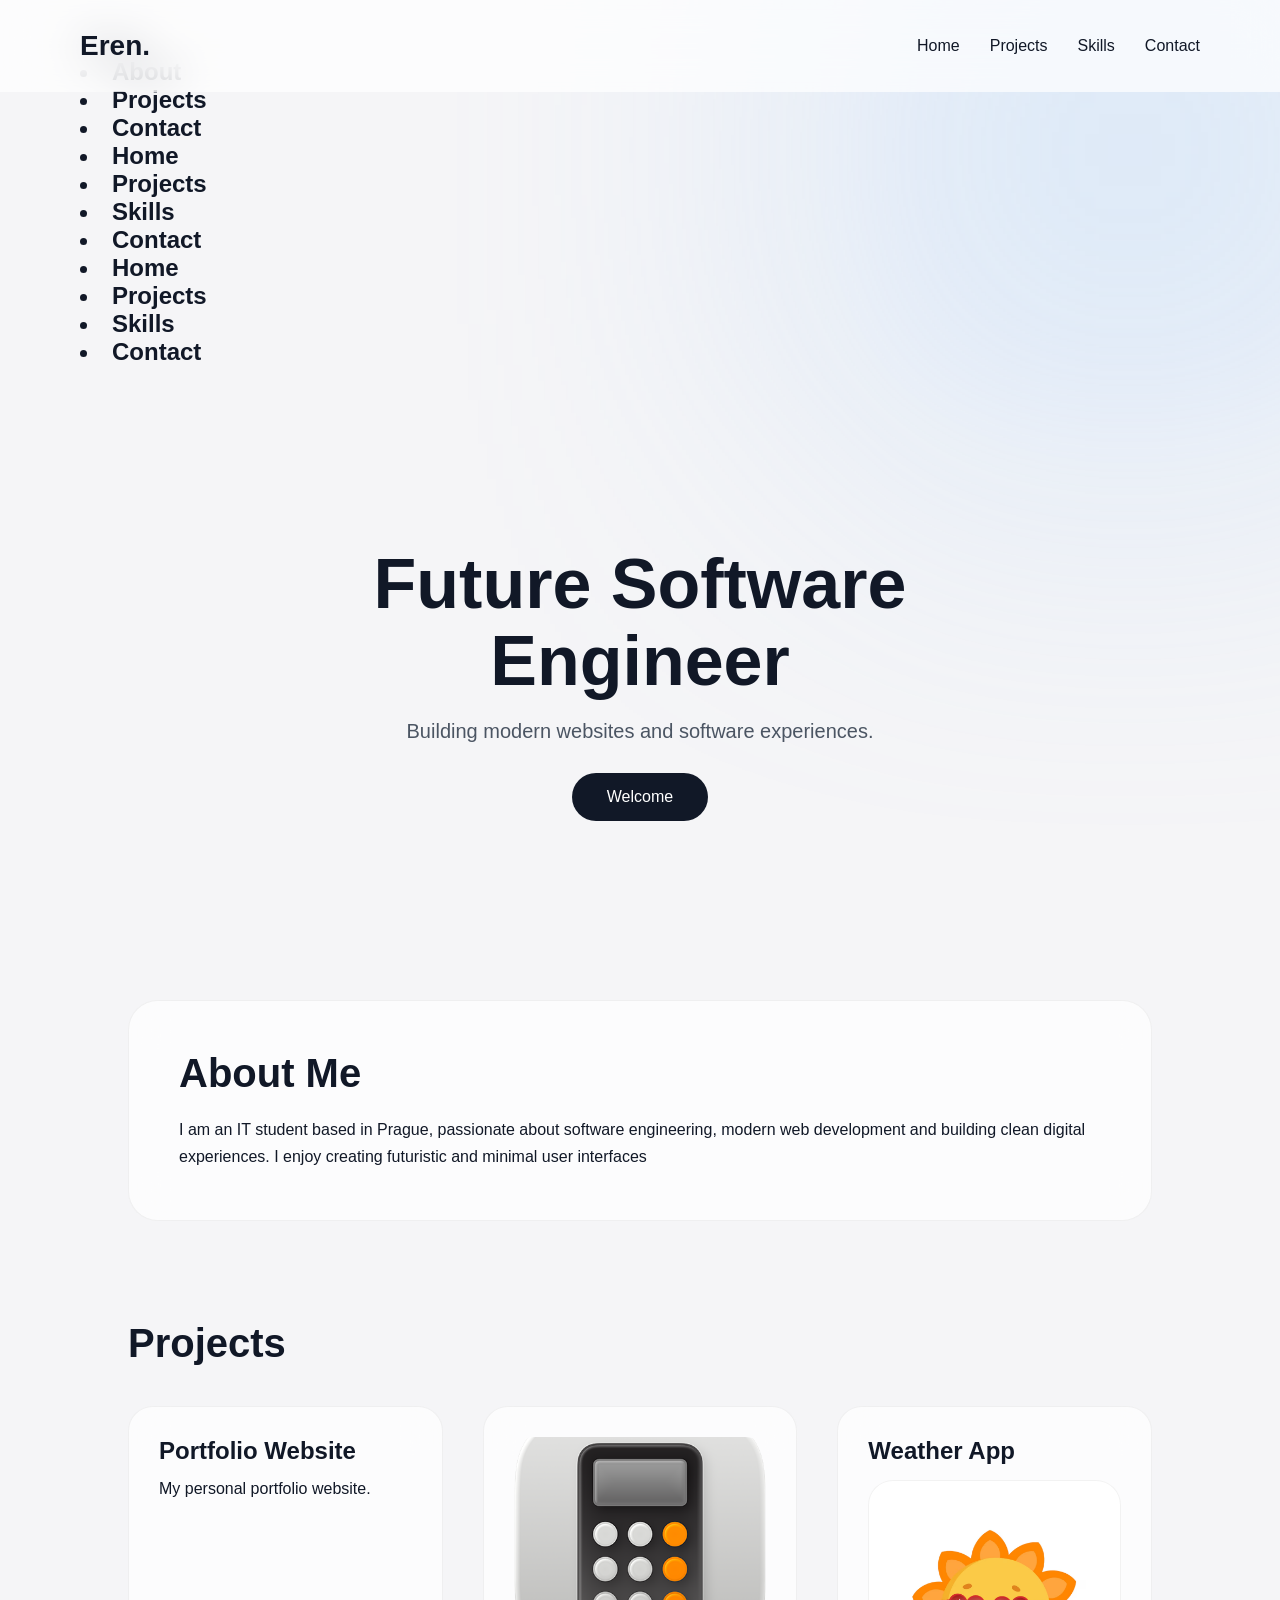
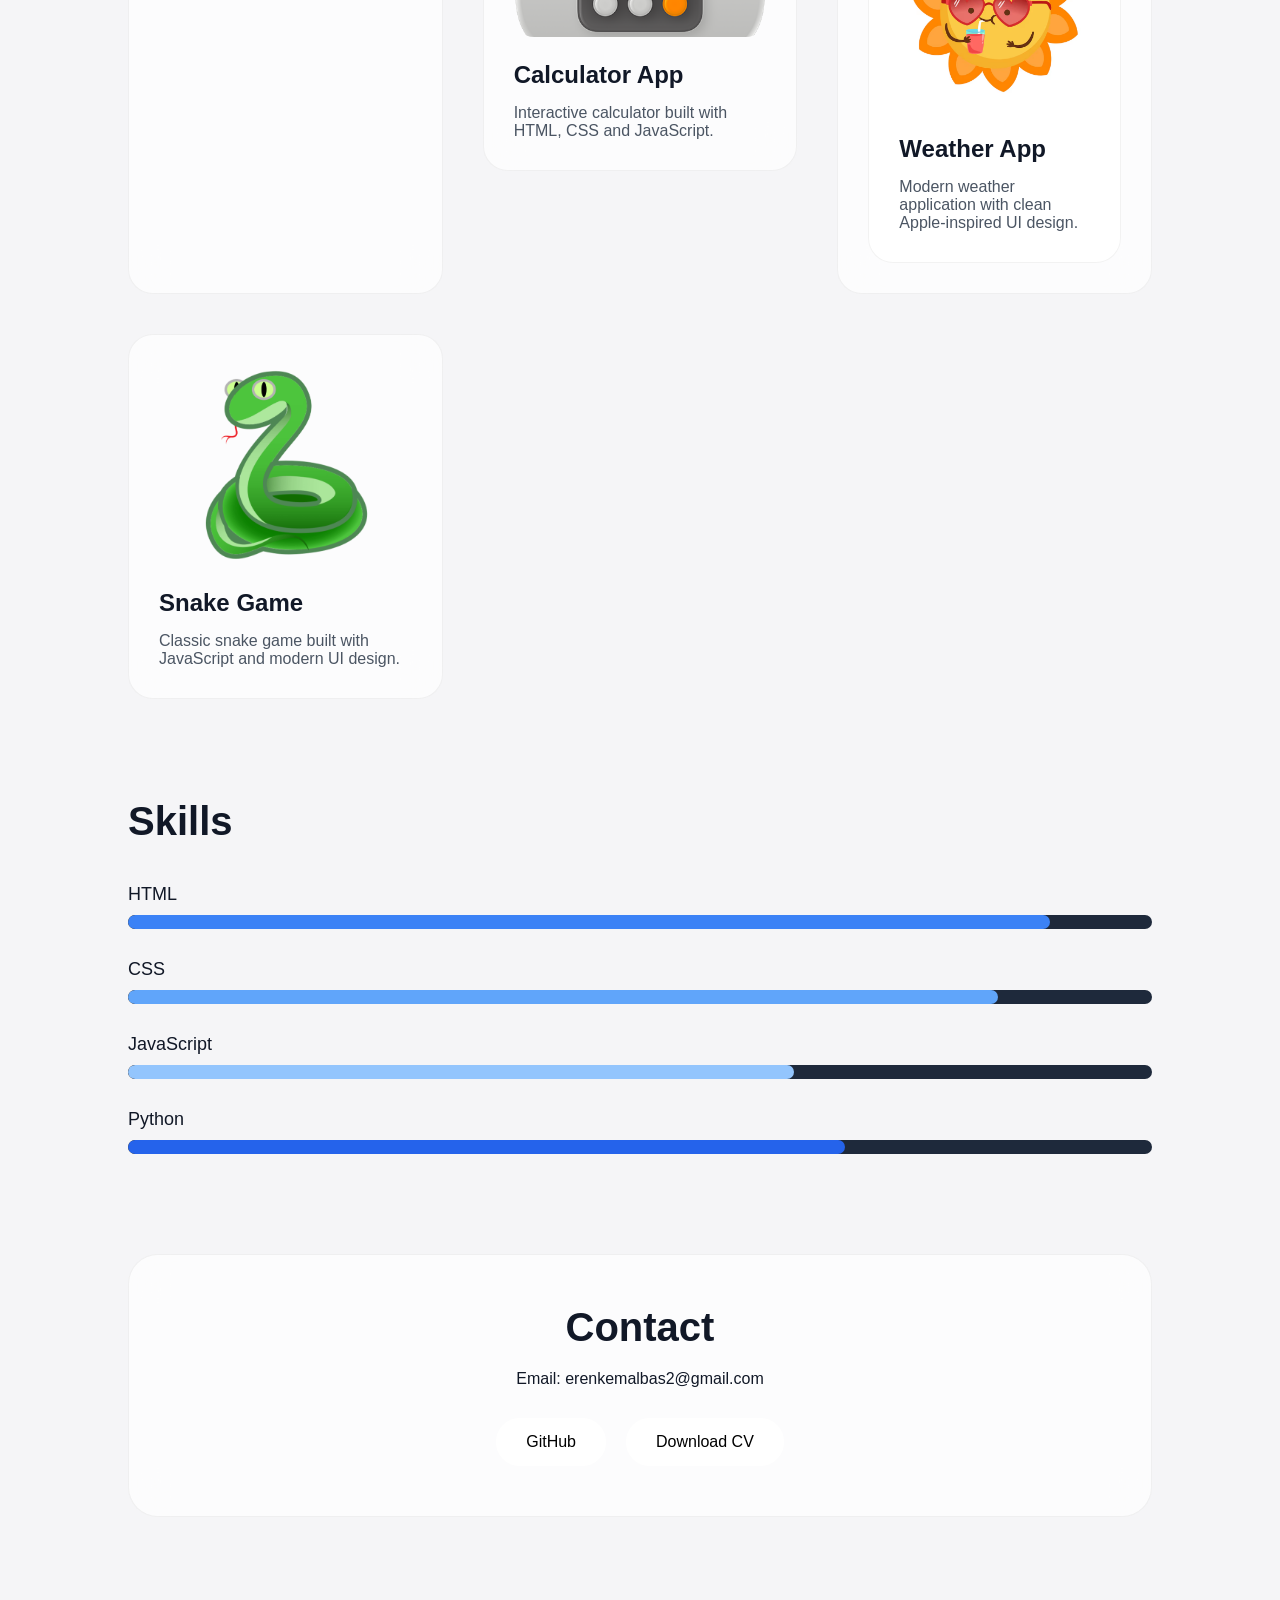
<file: index.html>
<!DOCTYPE html>
<html lang="en">
    <head>
        <meta name="viewport" content="width=device"width, initial-scale="1.0"/>
        <title>My Porfolio</title>
    
<link rel="stylesheet" href="style.css">
    </head>
 <body>
<nav class="navbar">

    <h2 class="logo">Eren.</h2>

    <ul>
        <li><a href="#">Home</a></li>
        <li><a href="#projects">Projects</a></li>
        <li><a href="#skills">Skills</a></li>
        <li><a href="#contact">Contact</a></li>
    </ul>

</nav>
 <div class="background-blur"></div>

 <header class="hero">
<nav>
    <h2 class="logo>Eren.</h2>
    
    <ul>
        <li><a href="#home">Home</a></li>
        <li><a href="#about">About</a></li>
        <li><a href="#projects">Projects</a></li>
        <li><a href="#contact">Contact</a></li>
    </ul>
<li><a href="#">Home</a></li>
<li><a href="#">Projects</a></li>
<li><a href="#">Skills</a></li>
<li><a href="#">Contact</a></li>
</ul>
<li><a href "#">Home</a></li>
<li><a href="#">Projects</a></li>
<li><a href="#">Skills</a></li>
<li><a href="#">Contact</a></li>
</ul>
</nav>

 <div class="hero-content">
      <h1>Future Software Engineer</h1>

      <p>
        Building modern websites and software experiences.
      </p>

      <button>Welcome</button>
    </div>
  </header>

  <section class="about glass">
    <h2>About Me</h2>

    <p>
      I am an IT student based in Prague, passionate about
    software engineering, modern web development and
    building clean digital experiences.
    I enjoy creating futuristic and minimal user interfaces
    </p>
  </section>

  <section class="projects">

    <h2>Projects</h2>

    <div class="project-grid">

      <div class="card glass">
        <h3>Portfolio Website</h3>
        <p>My personal portfolio website.</p>
      </div>
<a href="./calculator.html"
      
<a href="./calculator.html" class="project-link">
    <div class="card glass">
     <img src="calculator.jpg" alt="Calculator App">
        <h3>Calculator App</h3>
        

    <p>
            Interactive calculator built with HTML,
            CSS and JavaScript.
        </p>
    </div>

</a>

      <div class="card glass">
        <h3>Weather App</h3>
        <a href="./weather.html" class="project-link">

    <div class="card glass">

        <img src="sun.jpg.avif" alt="Weather App">

        <h3>Weather App</h3>

        <p>
            Modern weather application with clean
            Apple-inspired UI design.
        </p>

    </div>

</a>
      </div> <a href="./snake.html" class="project-link">

        <div class="card glass">

            <img src="snake.png" alt="Snake Game">

            <h3>Snake Game</h3>

            <p>
                Classic snake game built with JavaScript
                and modern UI design.
            </p>

        </div>

    </a>

    </div>

  </section>

</body>



</html><section class="skills">
    <h2>Skills</h2>

    <div class="skill">
        <p>HTML</p>
        <div class="bar">
            <div class="fill html"></div>
        </div>
    </div>

    <div class="skill">
        <p>CSS</p>
        <div class="bar">
            <div class="fill css"></div>
        </div>
    </div>

    <div class="skill">
        <p>JavaScript</p>
        <div class="bar">
            <div class="fill js"></div>
        </div>
    </div>

    <div class="skill">
        <p>Python</p>
        <div class="bar">
            <div class="fill python"></div>
        </div>
    </div>
</section>

<section class="contact glass">
    <h2>Contact</h2>

    <p>Email: erenkemalbas2@gmail.com</p>

    <div class="buttons">
        <a href="https://github.com/ErenKemal-Bas" target="_blank">
            GitHub
        </a>

        <a href="#">
            Download CV
        </a>
    </div>
</section>
</file>
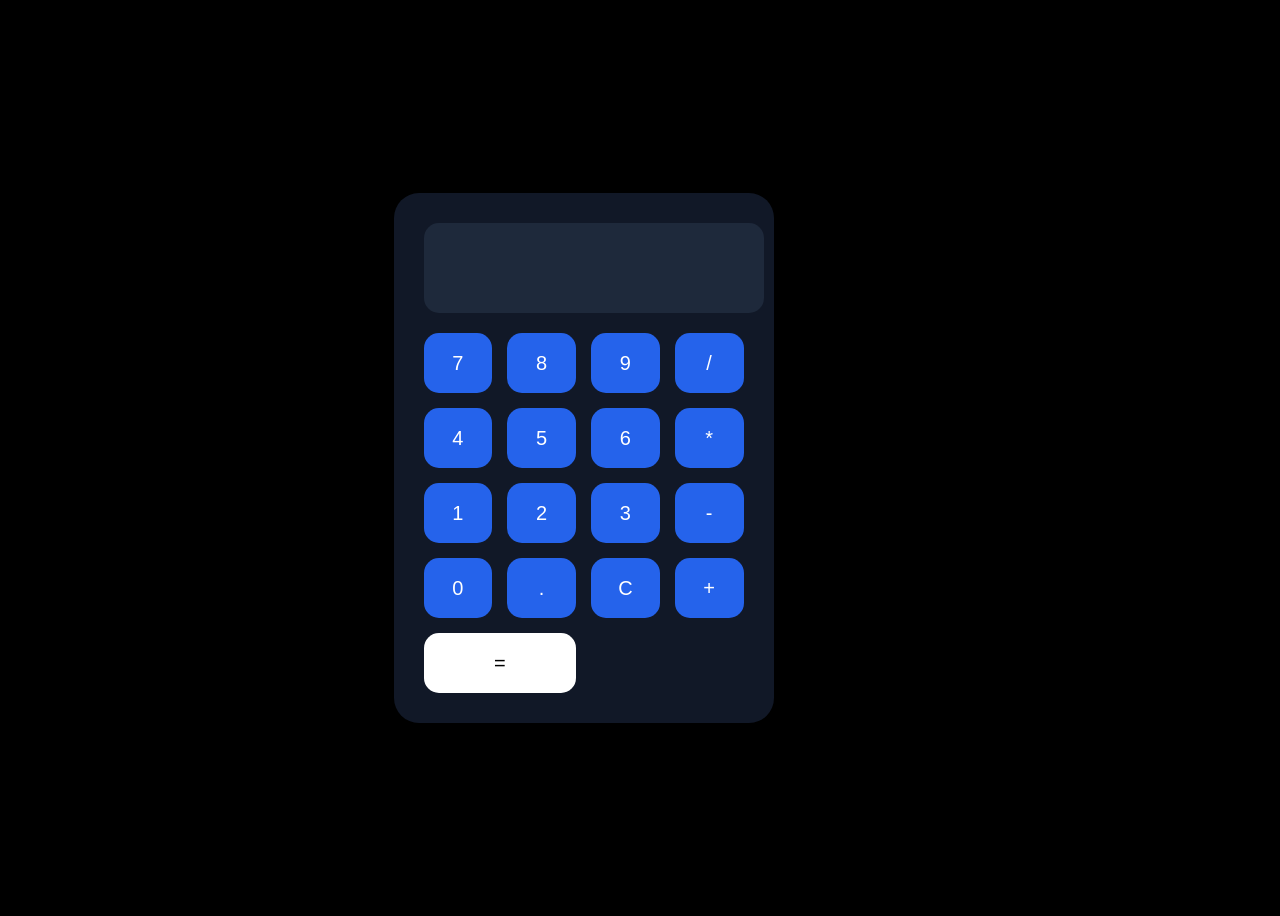
<file: calculator.html>
<!DOCTYPE html>
<html lang="en">
<head>
<meta charset="UTF-8">
<meta name="viewport" content="width=device-width, initial-scale=1.0">

<title>Calculator App</title>

<style>

body{
    background:#000;
    display:flex;
    justify-content:center;
    align-items:center;
    height:100vh;
    font-family:Arial;
}

.calculator{
    background:#111827;
    padding:30px;
    border-radius:25px;
    width:320px;
}

#display{
    width:100%;
    height:70px;
    margin-bottom:20px;
    border:none;
    border-radius:15px;
    font-size:30px;
    padding:10px;
    text-align:right;
    background:#1e293b;
    color:white;
}

.buttons{
    display:grid;
    grid-template-columns:repeat(4,1fr);
    gap:15px;
}

button{
    height:60px;
    border:none;
    border-radius:15px;
    font-size:20px;
    cursor:pointer;
    background:#2563eb;
    color:white;
    transition:0.3s;
}

button:hover{
    transform:scale(1.05);
}

.equal{
    grid-column:span 2;
    background:white;
    color:black;
}

</style>

</head>
<body>

<div class="calculator">

<input type="text" id="display" disabled>

<div class="buttons">

<button onclick="append('7')">7</button>
<button onclick="append('8')">8</button>
<button onclick="append('9')">9</button>
<button onclick="append('/')">/</button>

<button onclick="append('4')">4</button>
<button onclick="append('5')">5</button>
<button onclick="append('6')">6</button>
<button onclick="append('*')">*</button>

<button onclick="append('1')">1</button>
<button onclick="append('2')">2</button>
<button onclick="append('3')">3</button>
<button onclick="append('-')">-</button>

<button onclick="append('0')">0</button>
<button onclick="append('.')">.</button>
<button onclick="clearDisplay()">C</button>
<button onclick="append('+')">+</button>

<button class="equal" onclick="calculate()">=</button>

</div>

</div>

<script>

const display = document.getElementById("display");

function append(value){
    display.value += value;
}

function clearDisplay(){
    display.value = "";
}

function calculate(){
    display.value = eval(display.value);
}

</script>

<a href="./index.html" class="back-btn"></a>back to portfolio</a>
</file>
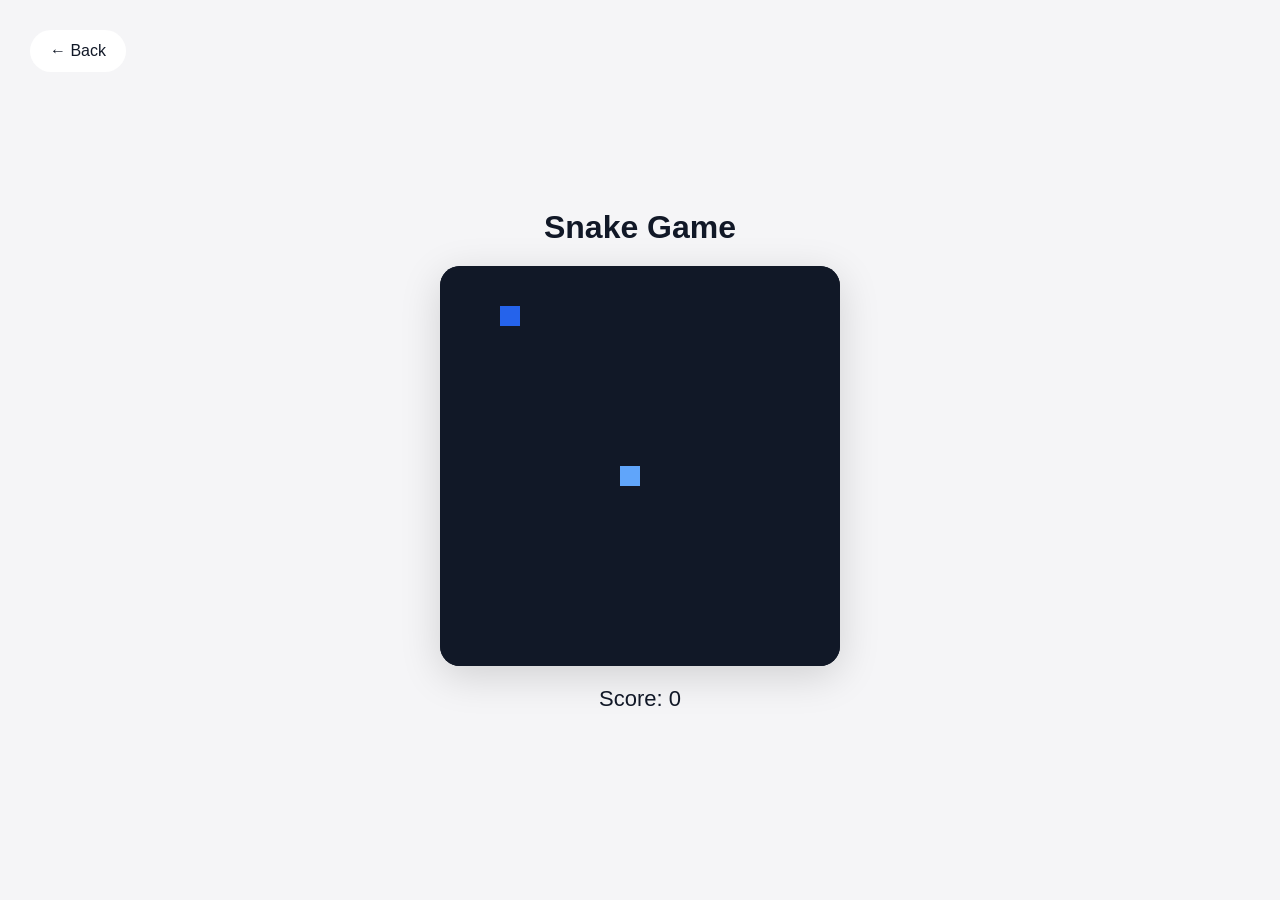
<file: snake.html>
<!DOCTYPE html>
<html lang="en">
<head>
<meta charset="UTF-8">
<meta name="viewport" content="width=device-width, initial-scale=1.0">

<title>Snake Game</title>

<style>

body{
    margin:0;
    display:flex;
    justify-content:center;
    align-items:center;
    height:100vh;
    background:#f5f5f7;
    font-family:Arial;
    flex-direction:column;
}

h1{
    color:#111827;
    margin-bottom:20px;
}

canvas{
    background:#111827;
    border-radius:20px;
    box-shadow:0 10px 40px rgba(0,0,0,0.15);
}

.score{
    margin-top:20px;
    font-size:22px;
    color:#111827;
}

.back-btn{
    position:absolute;
    top:30px;
    left:30px;
    text-decoration:none;
    background:white;
    color:#111827;
    padding:12px 20px;
    border-radius:30px;
}

</style>

</head>
<body>

<a href="./index.html" class="back-btn">
← Back
</a>

<h1>Snake Game</h1>

<canvas id="game" width="400" height="400"></canvas>

<div class="score">
    Score: <span id="score">0</span>
</div>

<script>

const canvas = document.getElementById("game");
const ctx = canvas.getContext("2d");

const box = 20;

let snake = [
    {x:9*box,y:10*box}
];

let food = {
    x:Math.floor(Math.random()*19+1)*box,
    y:Math.floor(Math.random()*19+1)*box
};

let score = 0;

let direction;

document.addEventListener("keydown",changeDirection);

function changeDirection(event){

    if(event.key === "ArrowLeft" && direction !== "RIGHT"){
        direction = "LEFT";
    }

    if(event.key === "ArrowUp" && direction !== "DOWN"){
        direction = "UP";
    }

    if(event.key === "ArrowRight" && direction !== "LEFT"){
        direction = "RIGHT";
    }

    if(event.key === "ArrowDown" && direction !== "UP"){
        direction = "DOWN";
    }

}

function draw(){

    ctx.fillStyle = "#111827";
    ctx.fillRect(0,0,400,400);

    for(let i=0;i<snake.length;i++){

        ctx.fillStyle = i === 0 ? "#60a5fa" : "white";

        ctx.fillRect(
            snake[i].x,
            snake[i].y,
            box,
            box
        );
    }

    ctx.fillStyle = "#2563eb";

    ctx.fillRect(food.x,food.y,box,box);

    let snakeX = snake[0].x;
    let snakeY = snake[0].y;

    if(direction === "LEFT") snakeX -= box;
    if(direction === "UP") snakeY -= box;
    if(direction === "RIGHT") snakeX += box;
    if(direction === "DOWN") snakeY += box;

    if(snakeX === food.x && snakeY === food.y){

        score++;

        document.getElementById("score").innerHTML = score;

        food = {
            x:Math.floor(Math.random()*19+1)*box,
            y:Math.floor(Math.random()*19+1)*box
        };

    }else{
        snake.pop();
    }

    let newHead = {
        x:snakeX,
        y:snakeY
    };

    if(
        snakeX < 0 ||
        snakeY < 0 ||
        snakeX >= 400 ||
        snakeY >= 400
    ){
        clearInterval(game);
        alert("Game Over");
    }

    snake.unshift(newHead);

}

const game = setInterval(draw,100);

</script>

</body>
</html>
</file>
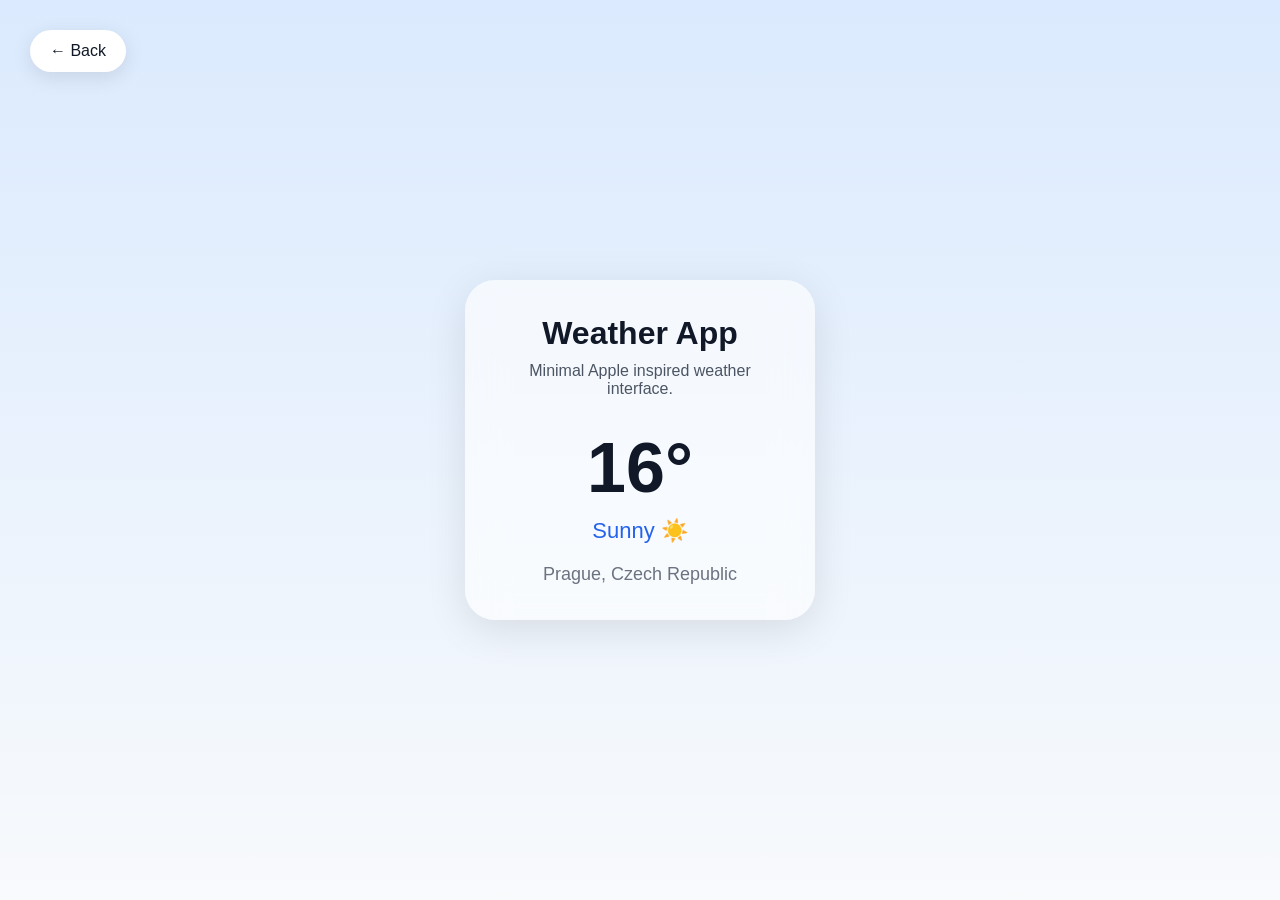
<file: weather.html>
<!DOCTYPE html>
<html lang="en">
<head>
<meta charset="UTF-8">
<meta name="viewport" content="width=device-width, initial-scale=1.0">

<title>Weather App</title>

<style>

*{
    margin:0;
    padding:0;
    box-sizing:border-box;
}

body{
    height:100vh;
    display:flex;
    justify-content:center;
    align-items:center;
    font-family:Arial,sans-serif;
    background:linear-gradient(to bottom,#dbeafe,#f8fafc);
}

.weather-card{
    width:350px;
    padding:35px;
    border-radius:30px;
    background:rgba(255,255,255,0.6);
    backdrop-filter:blur(20px);
    box-shadow:0 10px 40px rgba(0,0,0,0.1);
    text-align:center;
}

.weather-card h1{
    font-size:32px;
    margin-bottom:10px;
    color:#111827;
}

.weather-card p{
    color:#4b5563;
    margin-bottom:30px;
}

.temp{
    font-size:70px;
    font-weight:bold;
    color:#111827;
}

.status{
    font-size:22px;
    margin-top:10px;
    color:#2563eb;
}

.city{
    margin-top:20px;
    font-size:18px;
    color:#6b7280;
}

.back-btn{
    position:absolute;
    top:30px;
    left:30px;
    text-decoration:none;
    background:white;
    color:#111827;
    padding:12px 20px;
    border-radius:30px;
    box-shadow:0 5px 20px rgba(0,0,0,0.1);
}

</style>

</head>
<body>

<a href="./index.html" class="back-btn">
    ← Back
</a>

<div class="weather-card">

    <h1>Weather App</h1>

    <p>Minimal Apple inspired weather interface.</p>

    <div class="temp">16°</div>

    <div class="status">Sunny ☀️</div>

    <div class="city">Prague, Czech Republic</div>

</div>

</body>
</html>
</file>
<file: style.css>
*{
    margin:0;
    padding:0;
    box-sizing:border-box;
}

body{
    font-family:Arial, sans-serif;
   background:#f5f5f7;
color:#111827;
    overflow-x:hidden;
}

.background-blur{
    position:fixed;
    width:500px;
    height:500px;
    background:#93c5fd;
    filter:blur(180px);
    opacity:0.4;
    top:-100px;
    right:-100px;
    z-index:-1;
}

nav{
    display:flex;
    justify-content:space-between;
    align-items:center;
    padding:30px 80px;
}

.logo{
    font-size:28px;
    font-weight:bold;
}

nav ul{
    display:flex;
    list-style:none;
    gap:30px;
}

nav a{
    text-decoration:none;
    color:#111827;
    transition:0.3s;
}

nav a:hover{
    opacity:0.6;
}

.hero{
    min-height:100vh;
}

.hero-content{
    display:flex;
    flex-direction:column;
    justify-content:center;
    align-items:center;
    text-align:center;
    margin-top:150px;
}

.hero-content h1{
    font-size:70px;
    width:800px;
    line-height:1.1;
}

.hero-content p{
    margin-top:20px;
    color:#4b5563;
    font-size:20px;
}

button{
    margin-top:30px;
    padding:15px 35px;
    border:none;
    border-radius:40px;
    background:#111827;
color:white;;
    font-size:16px;
    cursor:pointer;
    transition:0.3s;
}

button:hover{
    transform:scale(1.05);
}

.glass{
    background:rgba(255,255,255,0.7);
    backdrop-filter:blur(20px);
    border:1px solid rgba(0,0,0,0.05);
}

.about{
    margin:100px auto;
    width:80%;
    padding:50px;
    border-radius:30px;
}

.about h2{
    font-size:40px;
    margin-bottom:20px;
}

.about p{
    color:#111827;
    line-height:1.7;
}

.projects{
    width:80%;
    margin:auto;
    margin-bottom:100px;
}

.projects h2{
    font-size:40px;
    margin-bottom:40px;
}

.project-grid{
    display:grid;
    grid-template-columns:repeat(auto-fit,minmax(250px,1fr));
    gap:40px;
}

.card{
    padding:30px;
    border-radius:25px;
    transition:0.3s;
}

.card:hover{
    transform:translateY(-10px);
}

.card h3{
    margin-bottom:15px;
    font-size:24px;
}

.card p{
    color:#111827;
}

@media(max-width:900px){

    nav{
        padding:20px;
        flex-direction:column;
        gap:20px;
    }

    .hero-content h1{
        font-size:45px;
        width:90%;
    }

}.skills{
    width:80%;
    margin:auto;
    margin-bottom:100px;
}

.skills h2{
    font-size:40px;
    margin-bottom:40px;
}

.skill{
    margin-bottom:30px;
}

.skill p{
    margin-bottom:10px;
    font-size:18px;
}

.bar{
    width:100%;
    height:14px;
    background:#1e293b;
    border-radius:20px;
    overflow:hidden;
}

.fill{
    height:100%;
    border-radius:20px;
}

.html{
    width:90%;
    background:#3b82f6;
}

.css{
    width:85%;
    background:#60a5fa;
}

.js{
    width:65%;
    background:#93c5fd;
}

.python{
    width:70%;
    background:#2563eb;
}

.contact{
    width:80%;
    margin:auto;
    padding:50px;
    border-radius:30px;
    margin-bottom:100px;
    text-align:center;
}

.contact h2{
    font-size:40px;
    margin-bottom:20px;
}

.contact p{
    color:#111827;
    margin-bottom:30px;
}

.buttons{
    display:flex;
    justify-content:center;
    gap:20px;
}

.buttons a{
    text-decoration:none;
    padding:15px 30px;
    background:white;
    color:black;
    border-radius:40px;
    transition:0.3s;
}

.buttons a:hover{
    transform:scale(1.05);
}.project-link{
    text-decoration:none;
    color:white;
}.back-btn{
    position:absolute;
    top:30px;
    left:30px;
    text-decoration:none;
    color:white;
    background:#1e293b;
    padding:12px 20px;
    border-radius:30px;
    transition:0.3s;
}

.back-btn:hover{
    transform:translateY(-3px);
}.project-link h3{
    color:#111827;
}

.project-link p{
    color:#4b5563;
}
.card img{
    width:100%;
    height:200px;
    object-fit:cover;
    border-radius:20px;
    margin-bottom:20px;
}
.typing{
    color:#2563eb;
    font-size:38px;
    font-weight:600;
}
.navbar{
    width:100%;
    display:flex;
    justify-content:space-between;
    align-items:center;
    padding:30px 80px;
    position:fixed;
    top:0;
    left:0;
    backdrop-filter:blur(20px);
    background:rgba(255,255,255,0.7);
    z-index:1000;
}

.logo{
    font-size:28px;
    font-weight:bold;
    color:#111827;
}

.navbar ul{
    display:flex;
    gap:30px;
    list-style:none;
}

.navbar a{
    text-decoration:none;
    color:#111827;
    font-weight:500;
}
.bg-circle{
    position:fixed;
    border-radius:50%;
    filter:blur(120px);
    z-index:-1;
    animation:float 8s ease-in-out infinite;
}

.one{
    width:350px;
    height:350px;
    background:#93c5fd;
    top:10%;
    left:5%;
}

.two{
    width:300px;
    height:300px;
    background:#bfdbfe;
    bottom:10%;
    right:5%;
    animation-delay:2s;
}

@keyframes float{

    0%{
        transform:translateY(0px);
    }

    50%{
        transform:translateY(-30px);
    }

    100%{
        transform:translateY(0px);
    }

}
</file>
